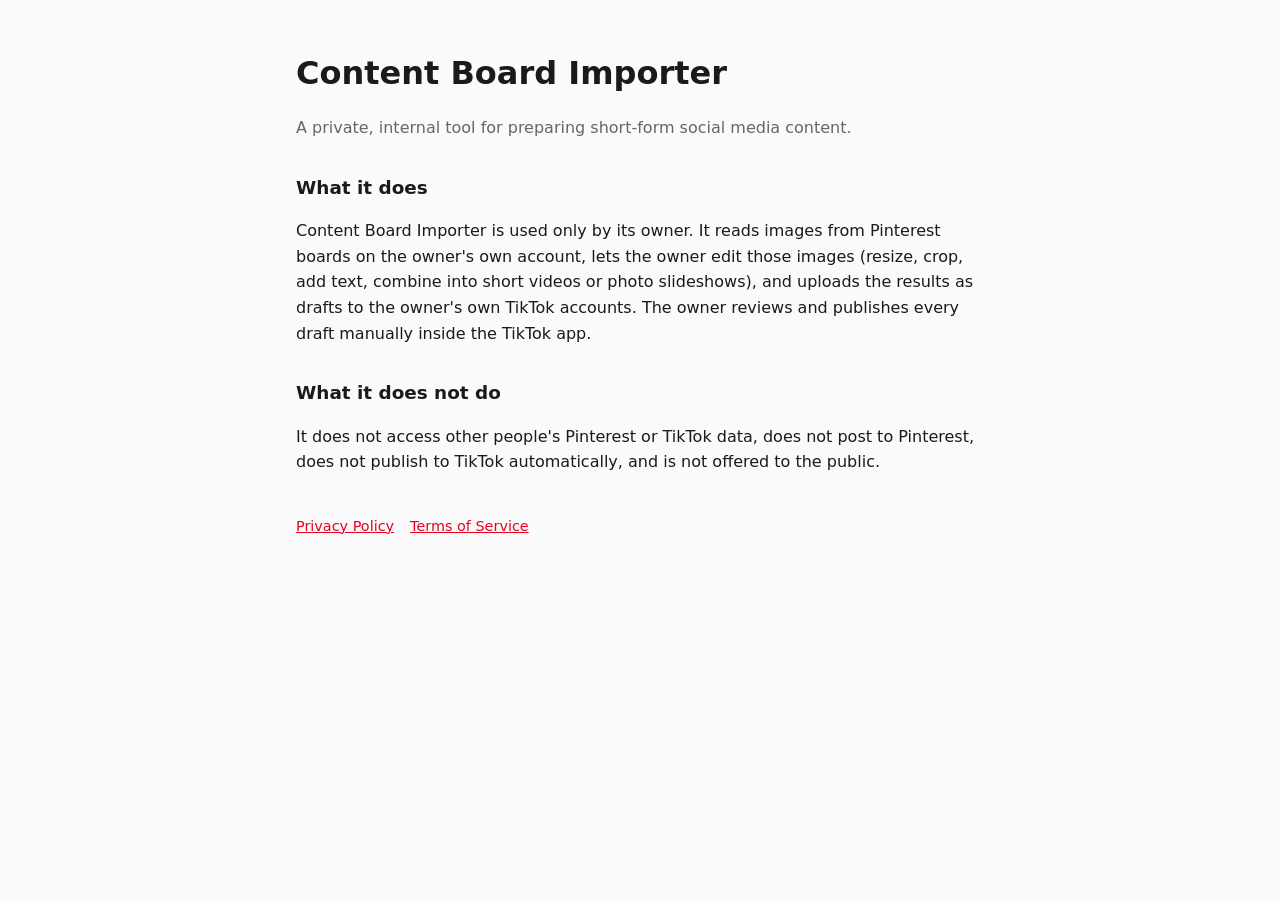
<file: index.html>
<!doctype html>
<html lang="en">
<head>
<meta charset="utf-8">
<meta name="viewport" content="width=device-width, initial-scale=1">
<title>Content Board Importer</title>
<link rel="stylesheet" href="style.css">
</head>
<body>
<main>
  <h1>Content Board Importer</h1>
  <p class="lead">A private, internal tool for preparing short-form social media content.</p>

  <h2>What it does</h2>
  <p>Content Board Importer is used only by its owner. It reads images from Pinterest boards on the
  owner's own account, lets the owner edit those images (resize, crop, add text, combine into short videos
  or photo slideshows), and uploads the results as drafts to the owner's own TikTok accounts. The owner
  reviews and publishes every draft manually inside the TikTok app.</p>

  <h2>What it does not do</h2>
  <p>It does not access other people's Pinterest or TikTok data, does not post to Pinterest, does not publish
  to TikTok automatically, and is not offered to the public.</p>

  <nav>
    <a href="privacy.html">Privacy Policy</a>
    <a href="terms.html">Terms of Service</a>
  </nav>
</main>
</body>
</html>
</file>
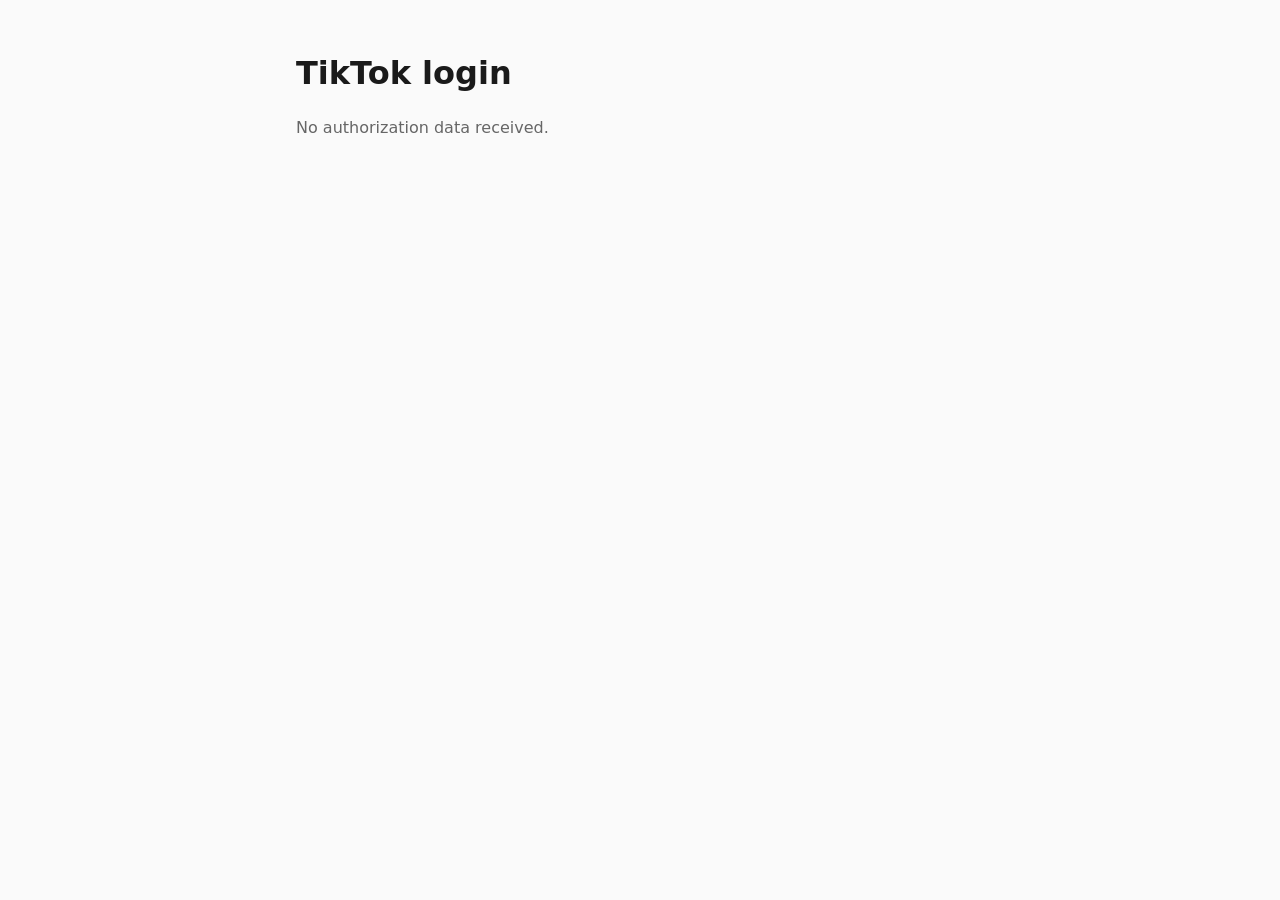
<file: tiktok-callback/index.html>
<!doctype html>
<html lang="en">
<head>
<meta charset="utf-8">
<meta name="viewport" content="width=device-width, initial-scale=1">
<title>TikTok Login</title>
<link rel="stylesheet" href="../style.css">
</head>
<body>
<main>
  <h1>TikTok login</h1>
  <p id="status" class="muted">Returning to the local app…</p>
  <p id="manual" hidden>If nothing happens, copy this code into the terminal:<br><code id="code"></code></p>
</main>
<script>
  // Forward the OAuth result to the CLI listening on this machine (scripts/tiktok_auth.py).
  var q = location.search;
  if (q) {
    document.getElementById('code').textContent = new URLSearchParams(q).get('code') || q;
    setTimeout(function () { document.getElementById('manual').hidden = false; }, 2000);
    location.href = 'http://localhost:8086/callback' + q;
  } else {
    document.getElementById('status').textContent = 'No authorization data received.';
  }
</script>
</body>
</html>
</file>
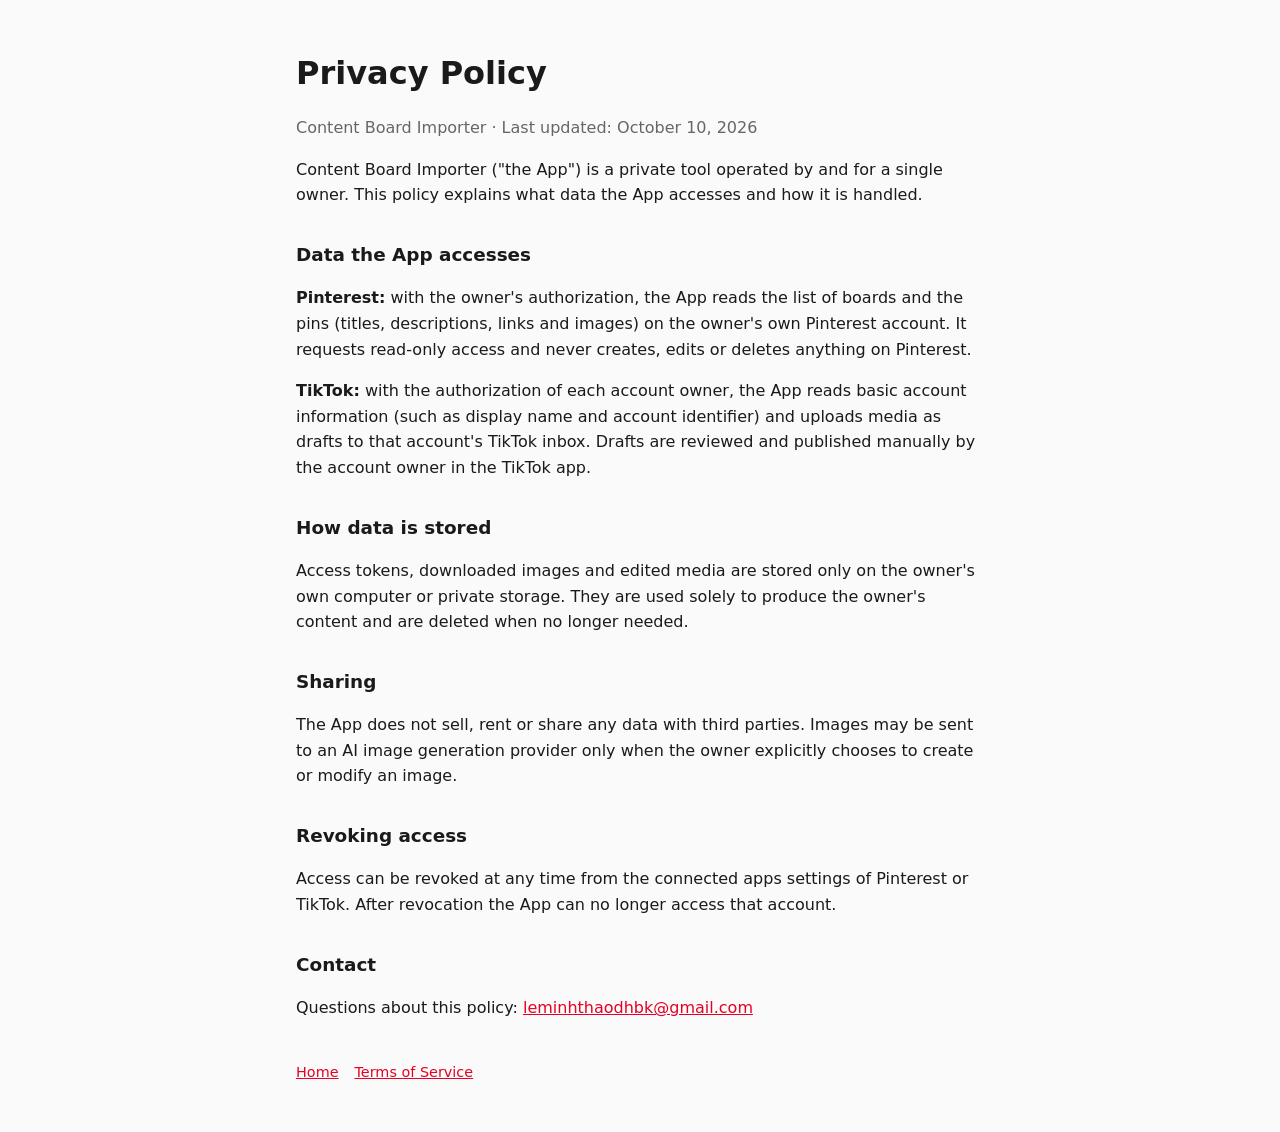
<file: privacy.html>
<!doctype html>
<html lang="en">
<head>
<meta charset="utf-8">
<meta name="viewport" content="width=device-width, initial-scale=1">
<title>Privacy Policy</title>
<link rel="stylesheet" href="style.css">
</head>
<body>
<main>
  <h1>Privacy Policy</h1>
  <p class="muted">Content Board Importer · Last updated: October 10, 2026</p>

  <p>Content Board Importer ("the App") is a private tool operated by and for a single owner. This policy
  explains what data the App accesses and how it is handled.</p>

  <h2>Data the App accesses</h2>
  <p><strong>Pinterest:</strong> with the owner's authorization, the App reads the list of boards and the
  pins (titles, descriptions, links and images) on the owner's own Pinterest account. It requests read-only
  access and never creates, edits or deletes anything on Pinterest.</p>
  <p><strong>TikTok:</strong> with the authorization of each account owner, the App reads basic account
  information (such as display name and account identifier) and uploads media as drafts to that account's
  TikTok inbox. Drafts are reviewed and published manually by the account owner in the TikTok app.</p>

  <h2>How data is stored</h2>
  <p>Access tokens, downloaded images and edited media are stored only on the owner's own computer or
  private storage. They are used solely to produce the owner's content and are deleted when no longer needed.</p>

  <h2>Sharing</h2>
  <p>The App does not sell, rent or share any data with third parties. Images may be sent to an AI image
  generation provider only when the owner explicitly chooses to create or modify an image.</p>

  <h2>Revoking access</h2>
  <p>Access can be revoked at any time from the connected apps settings of Pinterest or TikTok. After
  revocation the App can no longer access that account.</p>

  <h2>Contact</h2>
  <p>Questions about this policy: <a href="mailto:leminhthaodhbk@gmail.com">leminhthaodhbk@gmail.com</a></p>

  <nav><a href="index.html">Home</a><a href="terms.html">Terms of Service</a></nav>
</main>
</body>
</html>
</file>
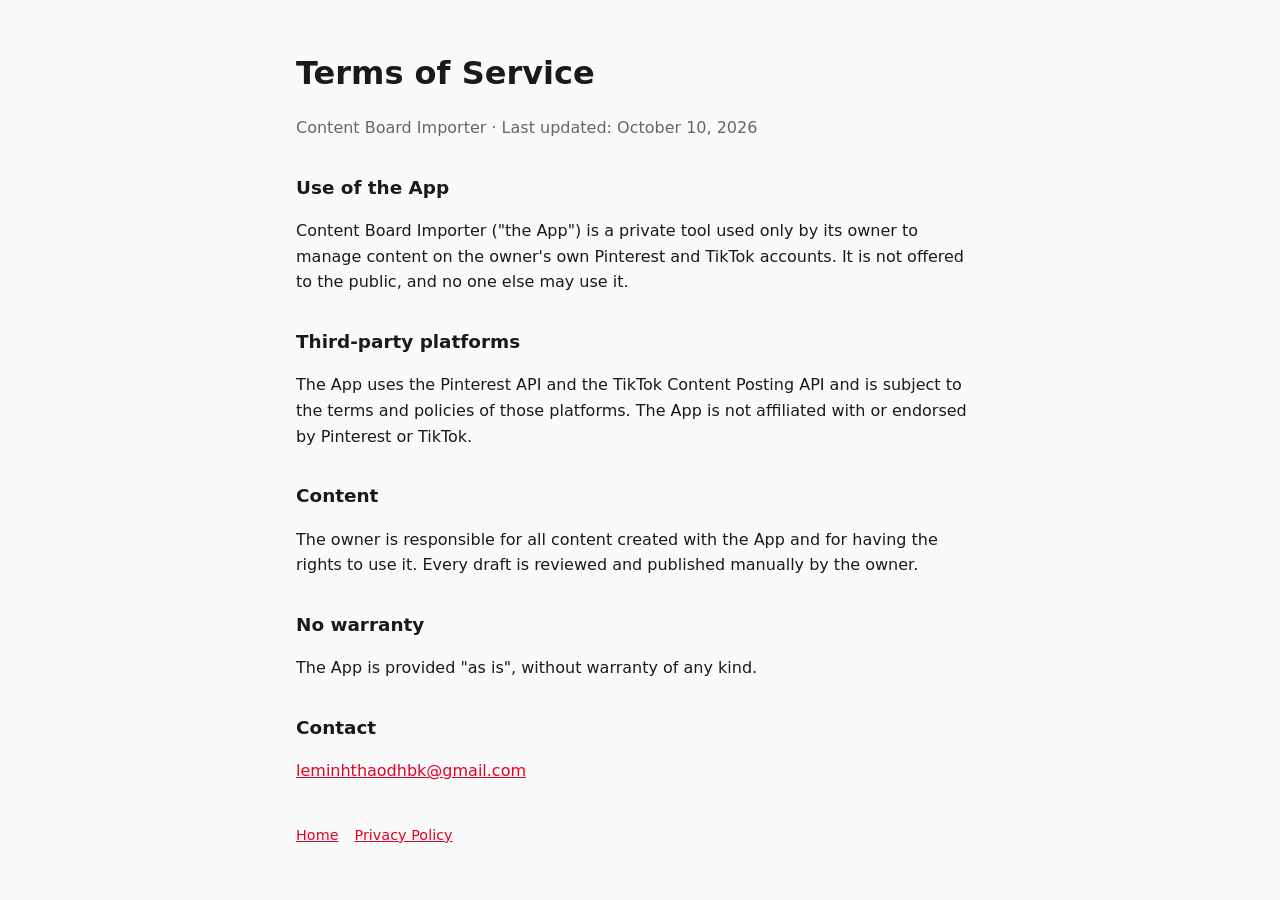
<file: terms.html>
<!doctype html>
<html lang="en">
<head>
<meta charset="utf-8">
<meta name="viewport" content="width=device-width, initial-scale=1">
<title>Terms of Service</title>
<link rel="stylesheet" href="style.css">
</head>
<body>
<main>
  <h1>Terms of Service</h1>
  <p class="muted">Content Board Importer · Last updated: October 10, 2026</p>

  <h2>Use of the App</h2>
  <p>Content Board Importer ("the App") is a private tool used only by its owner to manage content on the
  owner's own Pinterest and TikTok accounts. It is not offered to the public, and no one else may use it.</p>

  <h2>Third-party platforms</h2>
  <p>The App uses the Pinterest API and the TikTok Content Posting API and is subject to the terms and
  policies of those platforms. The App is not affiliated with or endorsed by Pinterest or TikTok.</p>

  <h2>Content</h2>
  <p>The owner is responsible for all content created with the App and for having the rights to use it.
  Every draft is reviewed and published manually by the owner.</p>

  <h2>No warranty</h2>
  <p>The App is provided "as is", without warranty of any kind.</p>

  <h2>Contact</h2>
  <p><a href="mailto:leminhthaodhbk@gmail.com">leminhthaodhbk@gmail.com</a></p>

  <nav><a href="index.html">Home</a><a href="privacy.html">Privacy Policy</a></nav>
</main>
</body>
</html>
</file>
<file: style.css>
:root { --bg: #fafafa; --fg: #1a1a1a; --muted: #666; --accent: #e60023; }
@media (prefers-color-scheme: dark) { :root { --bg: #141414; --fg: #eee; --muted: #aaa; } }
* { box-sizing: border-box; }
body { margin: 0; background: var(--bg); color: var(--fg); font: 16px/1.6 -apple-system, system-ui, sans-serif; }
main { max-width: 720px; margin: 0 auto; padding: 48px 16px; }
h1 { font-size: 2rem; margin: 0 0 8px; }
h2 { font-size: 1.15rem; margin-top: 32px; }
p.lead, .muted { color: var(--muted); }
a { color: var(--accent); }
nav { display: flex; gap: 16px; margin-top: 40px; font-size: .9rem; }
</file>
